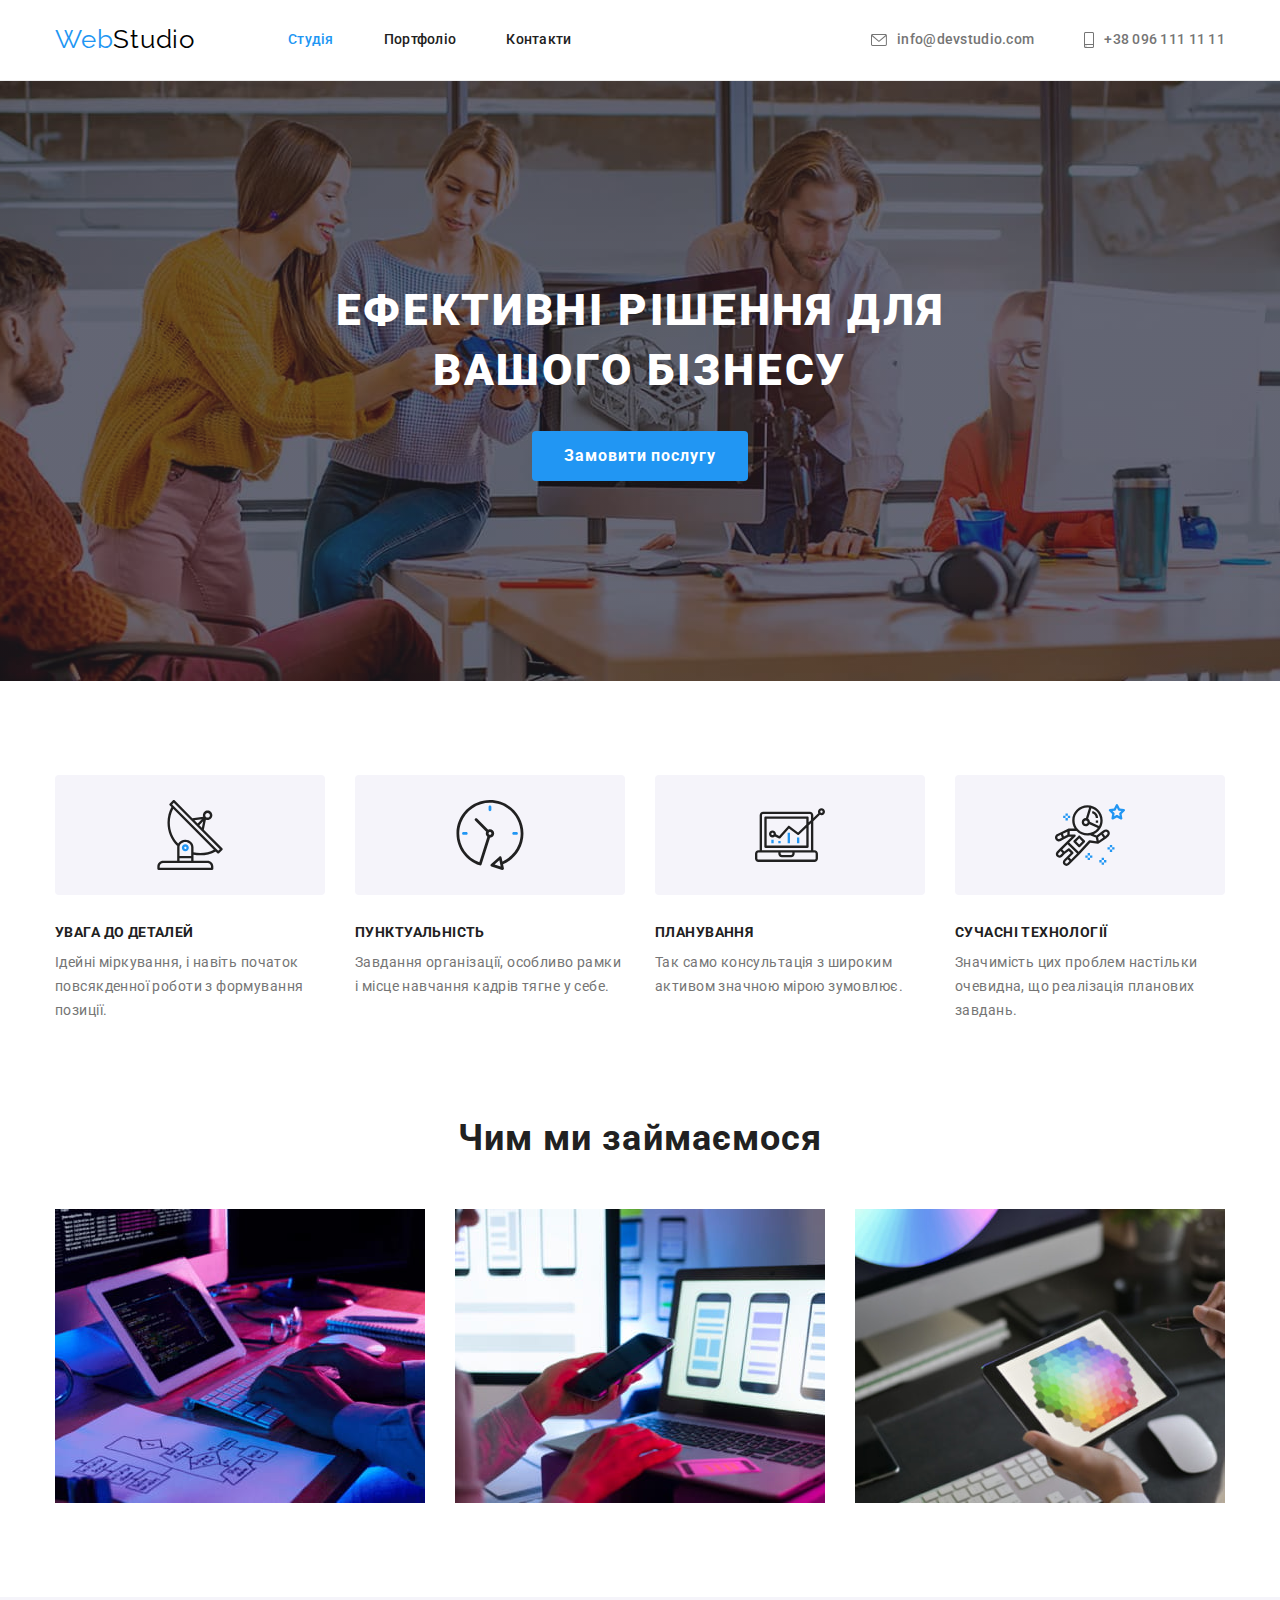
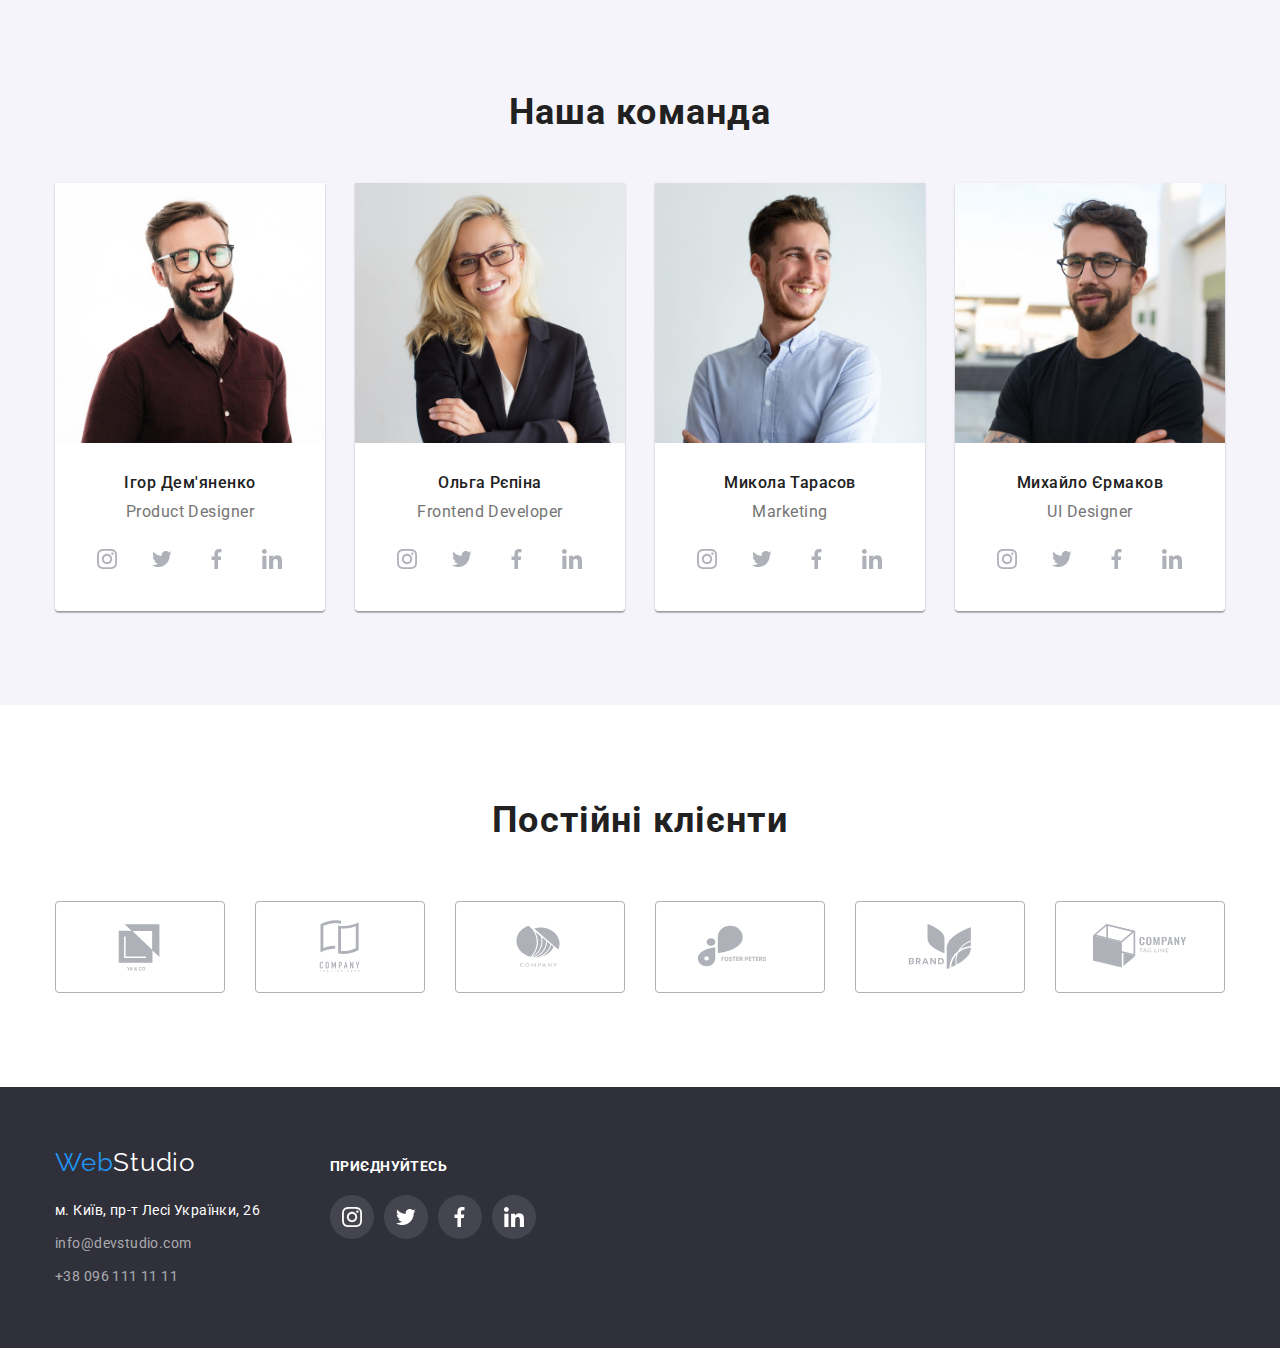
<file: index.html>
<!DOCTYPE html>
<html lang="uk">
  <head>
    <meta charset="UTF-8" />
    <meta http-equiv="X-UA-Compatible" content="IE=edge" />
    <meta name="viewport" content="width=device-width, initial-scale=1.0" />
    <title>Студія</title>
    <link
      href="https://fonts.googleapis.com/css2?family=Raleway:wght@700&family=Roboto:wght@400;500;700;900&display=swap"
      rel="stylesheet"
    />
    <link
      rel="stylesheet"
      href="https://cdnjs.cloudflare.com/ajax/libs/modern-normalize/1.1.0/modern-normalize.min.css"
    />
    <link rel="stylesheet" href="./css/styles.css" />
  </head>
  <body>
    <header class="header-box">
      <div class="container">
        <nav class="nav-content">
          <a href="" class="logo link">
            <span class="logo-accent">Web</span>Studio
          </a>
          <ul class="site-nav list">
            <li class="item">
              <a href="./index.html" class="link current">Студія</a>
            </li>
            <li class="item">
              <a href="./portfolio.html" class="link">Портфоліо</a>
            </li>
            <li class="item">
              <a href="" class="link">Контакти</a>
            </li>
          </ul>
        </nav>
        <ul class="head-address list">
          <li class="item">
            <a href="mailto:info@devstudio.com" class="link">
              <svg class="icon-envelop">
                <use href="./images/icons.svg#envelope"></use>
              </svg>
              info@devstudio.com
            </a>
          </li>
          <li class="item">
            <a href="tel:+380961111111" class="link">
              <svg class="icon-smartphone">
                <use href="./images/icons.svg#smartphone"></use>
              </svg>
              +38 096 111 11 11
            </a>
          </li>
        </ul>
      </div>
    </header>
    <main>
      <!--герой-->
      <section class="hero">
        <div class="overlay">
          <h1 class="hero-title">
            Ефективні рішення для<br />
            вашого бізнесу
          </h1>
          <button type="button" class="btn-primary">Замовити послугу</button>
        </div>
      </section>
      <!--особливості-->
      <section class="feature-list section">
        <div class="container">
          <h2 class="hidden">Особливості</h2>
          <ul class="list">
            <li class="item">
              <div class="thumb">
                <svg class="thumb-icon">
                  <use href="./images/icons.svg#antenna"></use>
                </svg>
              </div>
              <h3 class="title">Увага до деталей</h3>
              <p>
                Ідейні міркування, і навіть початок повсякденної роботи з
                формування позиції.
              </p>
            </li>
            <li class="item">
              <div class="thumb">
                <svg class="thumb-icon">
                  <use href="./images/icons.svg#clock"></use>
                </svg>
              </div>
              <h3 class="title">Пунктуальність</h3>
              <p>
                Завдання організації, особливо рамки і місце навчання кадрів
                тягне у себе.
              </p>
            </li>
            <li class="item">
              <div class="thumb">
                <svg class="thumb-icon">
                  <use href="./images/icons.svg#diagram"></use>
                </svg>
              </div>
              <h3 class="title">Планування</h3>
              <p>
                Так само консультація з широким активом значною мірою зумовлює.
              </p>
            </li>
            <li class="item">
              <div class="thumb">
                <svg class="thumb-icon">
                  <use href="./images/icons.svg#astronaut"></use>
                </svg>
              </div>
              <h3 class="title">Сучасні технології</h3>
              <p>
                Значимість цих проблем настільки очевидна, що реалізація
                планових завдань.
              </p>
            </li>
          </ul>
        </div>
      </section>
      <!--Чим ми займаємося-->
      <section class="activity">
        <div class="container">
          <h2 class="section-title">Чим ми займаємося</h2>
          <ul class="activity-box list">
            <li>
              <img
                src="images/img_1.jpg"
                alt="процес написання коду"
                width="370"
              />
            </li>
            <li>
              <img
                src="images/img_2.jpg"
                alt="процес розробки мобільного додатка"
                width="370"
              />
            </li>
            <li>
              <img
                src="images/img_3.jpg"
                alt="процес створення дизайну"
                width="370"
              />
            </li>
          </ul>
        </div>
      </section>
      <!--Наша команда-->
      <section class="section team">
        <div class="container">
          <h2 class="section-title">Наша команда</h2>
          <ul class="card list">
            <li class="item">
              <img src="images/team_1.jpg" alt="Ігор Дем'яненко" width="270" />
              <div class="team-text">
                <h3 class="team-title">Ігор Дем'яненко</h3>
                <p class="team-item">Product Designer</p>
                <ul class="network-list list">
                  <li class="network-item">
                    <a href="" class="network-link">
                      <svg class="network-icon" aria-label="instagram">
                        <use href="./images/icons.svg#instagram"></use>
                      </svg>
                    </a>
                  </li>
                  <li class="network-item">
                    <a href="" class="network-link" aria-label="twitter">
                      <svg class="network-icon">
                        <use href="./images/icons.svg#twitter"></use>
                      </svg>
                    </a>
                  </li>
                  <li class="network-item">
                    <a href="" class="network-link" aria-label="facebook">
                      <svg class="network-icon">
                        <use href="./images/icons.svg#facebook"></use>
                      </svg>
                    </a>
                  </li>
                  <li class="network-item">
                    <a href="" class="network-link" aria-label="linkedin">
                      <svg class="network-icon">
                        <use href="./images/icons.svg#linkedin"></use>
                      </svg>
                    </a>
                  </li>
                </ul>
              </div>
            </li>
            <li class="item">
              <img src="images/team_2.jpg" alt="Ольга Рєпіна" width="270" />
              <div class="team-text">
                <h3 class="team-title">Ольга Рєпіна</h3>
                <p class="team-item">Frontend Developer</p>
                <ul class="network-list list">
                  <li class="network-item">
                    <a href="" class="network-link">
                      <svg class="network-icon" aria-label="instagram">
                        <use href="./images/icons.svg#instagram"></use>
                      </svg>
                    </a>
                  </li>
                  <li class="network-item">
                    <a href="" class="network-link" aria-label="twitter">
                      <svg class="network-icon">
                        <use href="./images/icons.svg#twitter"></use>
                      </svg>
                    </a>
                  </li>
                  <li class="network-item">
                    <a href="" class="network-link" aria-label="facebook">
                      <svg class="network-icon">
                        <use href="./images/icons.svg#facebook"></use>
                      </svg>
                    </a>
                  </li>
                  <li class="network-item">
                    <a href="" class="network-link" aria-label="linkedin">
                      <svg class="network-icon">
                        <use href="./images/icons.svg#linkedin"></use>
                      </svg>
                    </a>
                  </li>
                </ul>
              </div>
            </li>
            <li class="item">
              <img src="images/team_3.jpg" alt="Микола Тарасов" width="270" />
              <div class="team-text">
                <h3 class="team-title">Микола Тарасов</h3>
                <p class="team-item">Marketing</p>
                <ul class="network-list list">
                  <li class="network-item">
                    <a href="" class="network-link">
                      <svg class="network-icon" aria-label="instagram">
                        <use href="./images/icons.svg#instagram"></use>
                      </svg>
                    </a>
                  </li>
                  <li class="network-item">
                    <a href="" class="network-link" aria-label="twitter">
                      <svg class="network-icon">
                        <use href="./images/icons.svg#twitter"></use>
                      </svg>
                    </a>
                  </li>
                  <li class="network-item">
                    <a href="" class="network-link" aria-label="facebook">
                      <svg class="network-icon">
                        <use href="./images/icons.svg#facebook"></use>
                      </svg>
                    </a>
                  </li>
                  <li class="network-item">
                    <a href="" class="network-link" aria-label="linkedin">
                      <svg class="network-icon">
                        <use href="./images/icons.svg#linkedin"></use>
                      </svg>
                    </a>
                  </li>
                </ul>
              </div>
            </li>
            <li class="item">
              <img src="images/team_4.jpg" alt="Михайло Єрмаков" width="270" />
              <div class="team-text">
                <h3 class="team-title">Михайло Єрмаков</h3>
                <p class="team-item">UI Designer</p>
                <ul class="network-list list">
                  <li class="network-item">
                    <a href="" class="network-link">
                      <svg class="network-icon" aria-label="instagram">
                        <use href="./images/icons.svg#instagram"></use>
                      </svg>
                    </a>
                  </li>
                  <li class="network-item">
                    <a href="" class="network-link" aria-label="twitter">
                      <svg class="network-icon">
                        <use href="./images/icons.svg#twitter"></use>
                      </svg>
                    </a>
                  </li>
                  <li class="network-item">
                    <a href="" class="network-link" aria-label="facebook">
                      <svg class="network-icon">
                        <use href="./images/icons.svg#facebook"></use>
                      </svg>
                    </a>
                  </li>
                  <li class="network-item">
                    <a href="" class="network-link" aria-label="linkedin">
                      <svg class="network-icon">
                        <use href="./images/icons.svg#linkedin"></use>
                      </svg>
                    </a>
                  </li>
                </ul>
              </div>
            </li>
          </ul>
        </div>
      </section>
      <!-- постійні клієнти -->
      <section class="section">
        <div class="container">
          <h2 class="section-title">Постійні клієнти</h2>
          <ul class="list client-list">
            <li class="item-color">
              <a href="" class="client-item"
                ><svg class="client-icon" width="106" height="60">
                  <use href="./images/icons.svg#logo-1"></use>
                </svg>
              </a>
            </li>
            <li class="item-color">
              <a href="" class="client-item">
                <svg class="client-icon" width="106" height="60">
                  <use href="./images/icons.svg#logo-2"></use>
                </svg>
              </a>
            </li>
            <li class="item-color">
              <a href="" class="client-item">
                <svg class="client-icon" width="106" height="60">
                  <use href="./images/icons.svg#logo-3"></use>
                </svg>
              </a>
            </li>
            <li class="item-color">
              <a href="" class="client-item">
                <svg class="client-icon" width="106" height="60">
                  <use href="./images/icons.svg#logo-4"></use>
                </svg>
              </a>
            </li>
            <li class="item-color">
              <a href="" class="client-item">
                <svg class="client-icon" width="106" height="60">
                  <use href="./images/icons.svg#logo-5"></use>
                </svg>
              </a>
            </li>
            <li class="item-color">
              <a href="" class="client-item">
                <svg class="client-icon" width="106" height="60">
                  <use href="./images/icons.svg#logo-6"></use>
                </svg>
              </a>
            </li>
          </ul>
        </div>
      </section>
    </main>
    <footer class="footer">
      <div class="container footer-box">
        <div class="footer-premier">
          <a href="" class="logo bottom link">
            <span class="logo-accent">Web</span>Studio
          </a>
          <address>
            <ul class="footer-address list">
              <li class="item">
                <a href="" class="link">м. Київ, пр-т Лесі Українки, 26</a>
              </li>
              <li class="item">
                <a href="mailto:info@devstudio.com" class="link opacity"
                  >info@devstudio.com</a
                >
              </li>
              <li class="item">
                <a href="tel:+380961111111" class="link opacity"
                  >+38 096 111 11 11</a
                >
              </li>
            </ul>
          </address>
        </div>
        <div class="footer-secondary">
          <p class="footer-invite">Приєднуйтесь</p>
          <ul class="network-list list">
            <li class="network-item">
              <a href="" class="social-link" aria-label="instagram">
                <svg class="social-icon">
                  <use href="./images/icons.svg#instagram"></use>
                </svg>
              </a>
            </li>
            <li class="network-item">
              <a href="" class="social-link" aria-label="twitter">
                <svg class="social-icon">
                  <use href="./images/icons.svg#twitter"></use>
                </svg>
              </a>
            </li>
            <li class="network-item">
              <a href="" class="social-link" aria-label="facebook">
                <svg class="social-icon">
                  <use href="./images/icons.svg#facebook"></use>
                </svg>
              </a>
            </li>
            <li class="network-item">
              <a href="" class="social-link" aria-label="linkedin">
                <svg class="social-icon">
                  <use href="./images/icons.svg#linkedin"></use>
                </svg>
              </a>
            </li>
          </ul>
        </div>
      </div>
    </footer>
  </body>
</html>
</file>
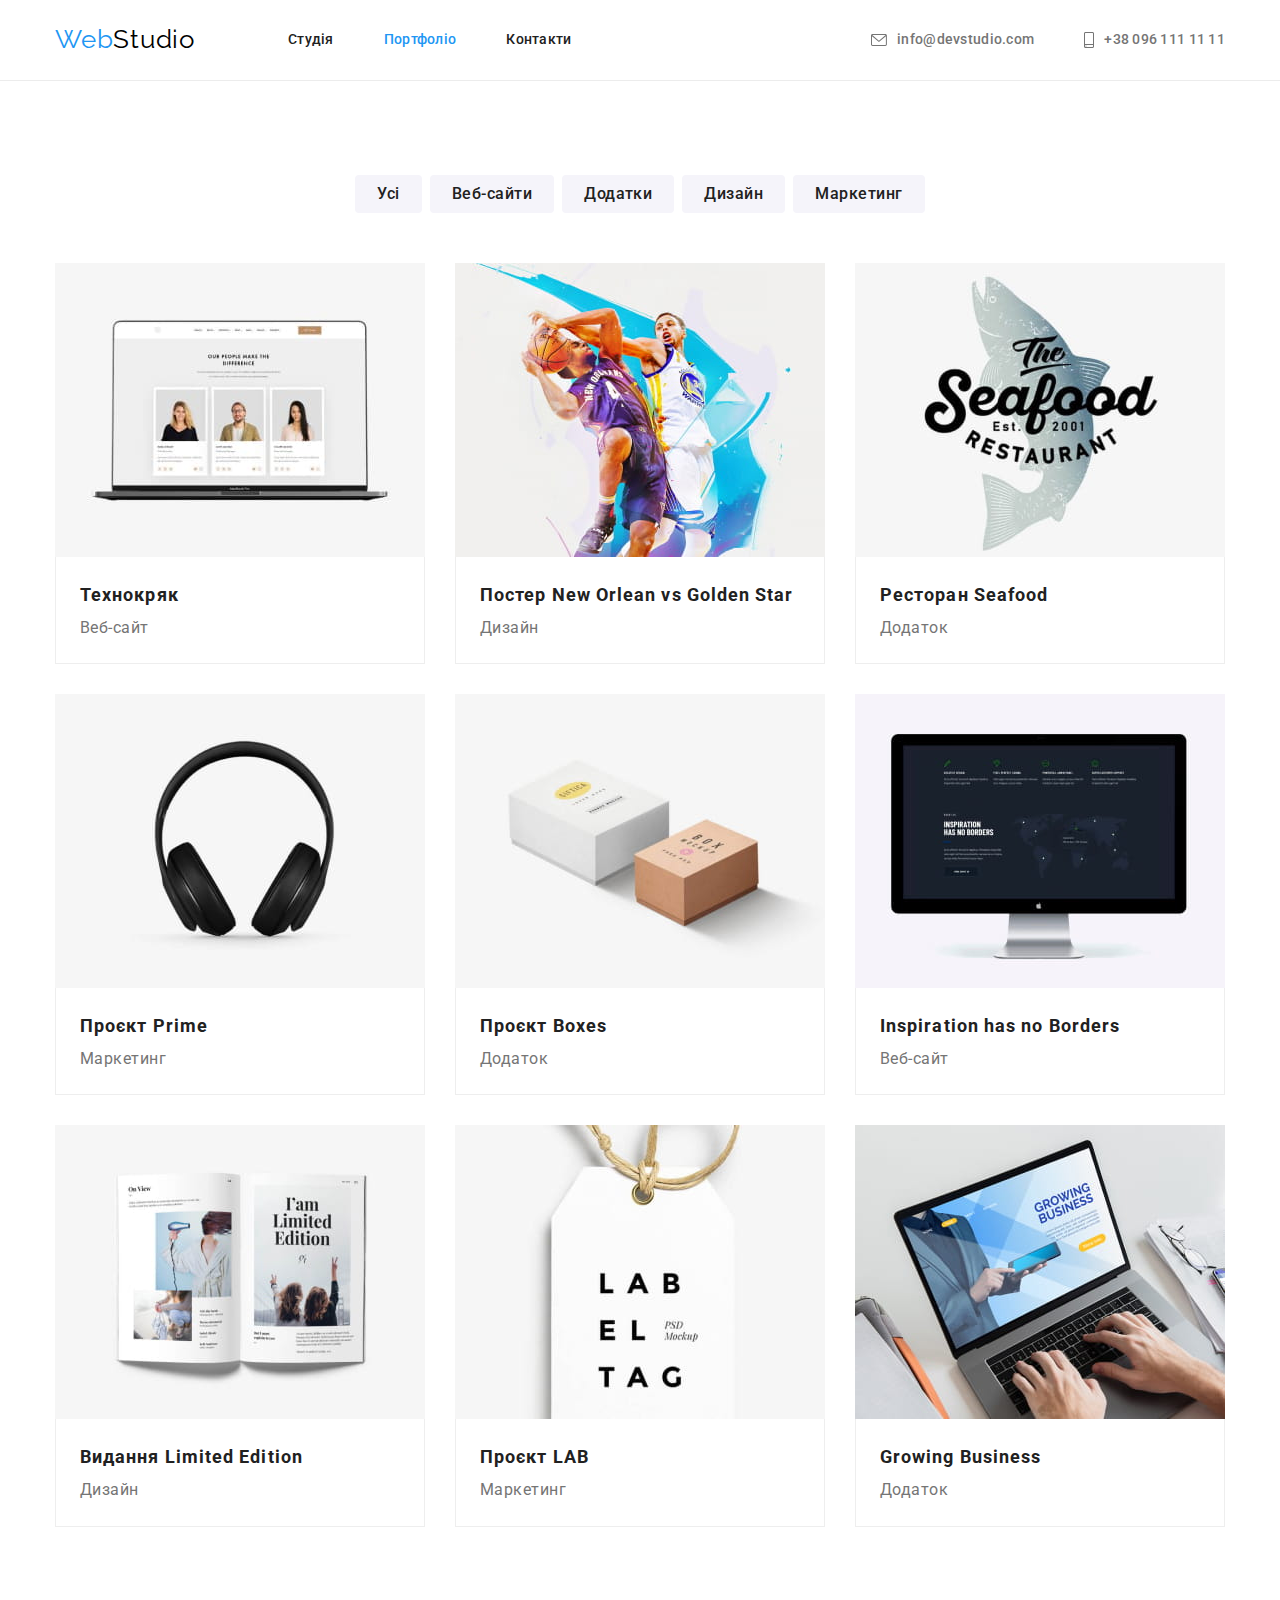
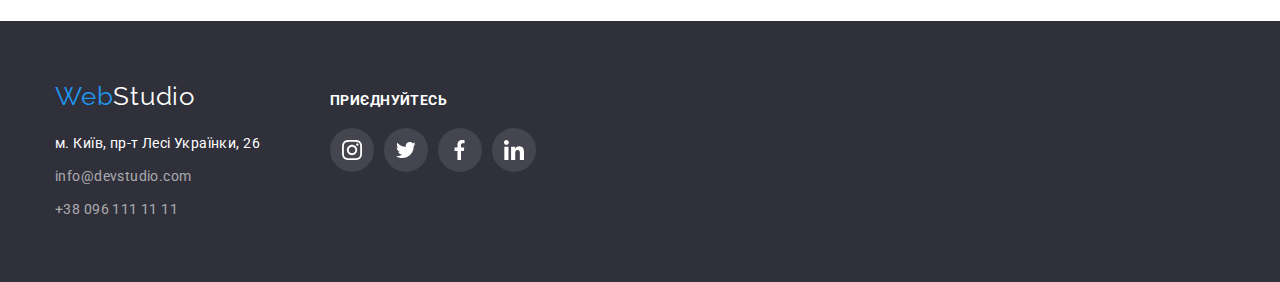
<file: portfolio.html>
<!DOCTYPE html>
<html lang="uk">
  <head>
    <meta charset="UTF-8" />
    <meta http-equiv="X-UA-Compatible" content="IE=edge" />
    <meta name="viewport" content="width=device-width, initial-scale=1.0" />
    <title>Студія</title>
    <link
      href="https://fonts.googleapis.com/css2?family=Raleway:wght@700&family=Roboto:wght@400;500;700;900&display=swap"
      rel="stylesheet"
    />
    <link
      rel="stylesheet"
      href="https://cdnjs.cloudflare.com/ajax/libs/modern-normalize/1.1.0/modern-normalize.min.css"
    />
    <link rel="stylesheet" href="./css/styles.css" />
  </head>
  <body>
    <header class="header-box">
      <div class="container">
        <nav class="nav-content">
          <a href="" class="logo link">
            <span class="logo-accent">Web</span>Studio
          </a>
          <ul class="site-nav list">
            <li class="item">
              <a href="./index.html" class="link">Студія</a>
            </li>
            <li class="item">
              <a href="./portfolio.html" class="link current">Портфоліо</a>
            </li>
            <li class="item">
              <a href="" class="link">Контакти</a>
            </li>
          </ul>
        </nav>
        <ul class="head-address list">
          <li class="item">
            <a href="mailto:info@devstudio.com" class="link">
              <svg class="icon-envelop">
                <use href="./images/icons.svg#envelope"></use>
              </svg>
              info@devstudio.com
            </a>
          </li>
          <li class="item">
            <a href="tel:+380961111111" class="link">
              <svg class="icon-smartphone">
                <use href="./images/icons.svg#smartphone"></use>
              </svg>
              +38 096 111 11 11
            </a>
          </li>
        </ul>
      </div>
    </header>
    <main>
      <section class="section">
        <div class="container">
          <h1 class="hidden">Наші роботи</h1>
          <ul class="filter-box list">
            <li class="item">
              <button type="button" class="btn-secondary">Усі</button>
            </li>
            <li class="item">
              <button type="button" class="btn-secondary">Веб-сайти</button>
            </li>
            <li class="item">
              <button type="button" class="btn-secondary">Додатки</button>
            </li>
            <li class="item">
              <button type="button" class="btn-secondary">Дизайн</button>
            </li>
            <li class="item">
              <button type="button" class="btn-secondary">Маркетинг</button>
            </li>
          </ul>
          <ul class="filter-content list">
            <li class="item">
              <a href="" class="link">
                <img
                  src="images/portfolio_1.jpg"
                  alt="Веб-сайт Технокряк"
                  width="370"
                />
                <div class="filter-text">
                  <h2 class="project-title">Технокряк</h2>
                  <p class="project-item">Веб-сайт</p>
                </div>
              </a>
            </li>
            <li class="item">
              <a href="" class="link">
                <img
                  src="images/portfolio_2.jpg"
                  alt="Постер New Orlean vs Golden Star"
                  width="370"
                />
                <div class="filter-text">
                  <h2 class="project-title">
                    Постер New Orlean vs Golden Star
                  </h2>
                  <p class="project-item">Дизайн</p>
                </div>
              </a>
            </li>
            <li class="item">
              <a href="" class="link">
                <img
                  src="images/portfolio_3.jpg"
                  alt="Додаток Ресторан Seafood"
                  width="370"
                />
                <div class="filter-text">
                  <h2 class="project-title">Ресторан Seafood</h2>
                  <p class="project-item">Додаток</p>
                </div>
              </a>
            </li>
            <li class="item">
              <a href="" class="link">
                <img
                  src="images/portfolio_4.jpg"
                  alt="Проєкт Prime"
                  width="370"
                />
                <div class="filter-text">
                  <h2 class="project-title">Проєкт Prime</h2>
                  <p class="project-item">Маркетинг</p>
                </div>
              </a>
            </li>
            <li class="item">
              <a href="" class="link">
                <img
                  src="images/portfolio_5.jpg"
                  alt="Проєкт Boxes"
                  width="370"
                />
                <div class="filter-text">
                  <h2 class="project-title">Проєкт Boxes</h2>
                  <p class="project-item">Додаток</p>
                </div>
              </a>
            </li>
            <li class="item">
              <a href="" class="link">
                <img
                  src="images/portfolio_6.jpg"
                  alt="Веб-сайт Inspiration has no Borders"
                  width="370"
                />
                <div class="filter-text">
                  <h2 class="project-title">Inspiration has no Borders</h2>
                  <p class="project-item">Веб-сайт</p>
                </div>
              </a>
            </li>
            <li class="item">
              <a href="" class="link">
                <img
                  src="images/portfolio_7.jpg"
                  alt="Видання Limited Edition"
                  width="370"
                />
                <div class="filter-text">
                  <h2 class="project-title">Видання Limited Edition</h2>
                  <p class="project-item">Дизайн</p>
                </div>
              </a>
            </li>
            <li class="item">
              <a href="" class="link">
                <img
                  src="images/portfolio_8.jpg"
                  alt="Проєкт LAB"
                  width="370"
                />
                <div class="filter-text">
                  <h2 class="project-title">Проєкт LAB</h2>
                  <p class="project-item">Маркетинг</p>
                </div>
              </a>
            </li>
            <li class="item">
              <a href="" class="link">
                <img
                  src="images/portfolio_9.jpg"
                  alt="Додаток Growing Business"
                  width="370"
                />
                <div class="filter-text">
                  <h2 class="project-title">Growing Business</h2>
                  <p class="project-item">Додаток</p>
                </div>
              </a>
            </li>
          </ul>
        </div>
      </section>
    </main>
    <footer class="footer">
      <div class="container footer-box">
        <div class="footer-premier">
          <a href="" class="logo bottom link">
            <span class="logo-accent">Web</span>Studio
          </a>
          <address>
            <ul class="footer-address list">
              <li class="item">
                <a href="" class="link">м. Київ, пр-т Лесі Українки, 26</a>
              </li>
              <li class="item">
                <a href="mailto:info@devstudio.com" class="link opacity"
                  >info@devstudio.com</a
                >
              </li>
              <li class="item">
                <a href="tel:+380961111111" class="link opacity"
                  >+38 096 111 11 11</a
                >
              </li>
            </ul>
          </address>
        </div>
        <div class="footer-secondary">
          <p class="footer-invite">Приєднуйтесь</p>
          <ul class="network-list list">
            <li class="network-item">
              <a href="" class="social-link" aria-label="instagram">
                <svg class="social-icon">
                  <use href="./images/icons.svg#instagram"></use>
                </svg>
              </a>
            </li>
            <li class="network-item">
              <a href="" class="social-link" aria-label="twitter">
                <svg class="social-icon">
                  <use href="./images/icons.svg#twitter"></use>
                </svg>
              </a>
            </li>
            <li class="network-item">
              <a href="" class="social-link" aria-label="facebook">
                <svg class="social-icon">
                  <use href="./images/icons.svg#facebook"></use>
                </svg>
              </a>
            </li>
            <li class="network-item">
              <a href="" class="social-link" aria-label="linkedin">
                <svg class="social-icon">
                  <use href="./images/icons.svg#linkedin"></use>
                </svg>
              </a>
            </li>
          </ul>
        </div>
      </div>
    </footer>
  </body>
</html>
</file>
<file: css/styles.css>
:root {
    --bg-light-color: #F5F5F5;
    --bg-middle-color: #F5F4FA;
    --bg-dark-color: #2F303A;
    --text-primary-color: #212121;
    --text-secondary-color: #757575;
    --accent-color: #2196F3;
    --white-color: #FFFFFF;
    --black-color: #000000;
    --opacity-color: rgba(255, 255, 255, 0.6);
    --active-color: #188CE8;
    --icon-color: #AFB1B8;
}

body {
    background-color: var(--white-color);
    color: var(--text-secondary-color);
    font-family: Roboto, sans-serif;
    font-size: 14px;
    line-height: 1.71;
    letter-spacing: 0.03em;
}

/* container */
.container {
    width: 1200px;
    margin-left: auto;
    margin-right: auto;
    padding-left: 15px;
    padding-right: 15px;
}

.section {
    padding-top: 94px;
    padding-bottom: 94px;
}

.list {
    margin: 0;
    padding: 0;
    list-style: none;
}

h1,
h2,
h3,
p {
    margin-top: 0;
    margin-bottom: 0;
}

.link {
    text-decoration: none;
}

img {
    display: block;
}

.hidden {
    position: absolute;
    width: 1px;
    height: 1px;
    margin: -1px;
    border: 0;
    padding: 0;

    white-space: nowrap;
    clip-path: inset(100%);
    clip: rect(0 0 0 0);
    overflow: hidden;
}

/* logo */
.nav-content .logo {
    padding-top: 24px;
    padding-bottom: 25px;
    margin-right: 93px;
}

.logo {
    font-family: Raleway, sans-serif;
    font-size: 26px;
    line-height: 1.2;
    letter-spacing: 0.03em;
    color: var(--black-color);
}

.header-box {
    border-bottom: 1px solid #ECECEC;
}

.footer .logo {
    display: block;
    margin-bottom: 20px;
}

.bottom {
    color: var(--white-color);
}

.logo-accent,
.site-nav .link:hover,
.site-nav .link:focus,
.site-nav .link.current,
.head-address .link:hover,
.head-address .link:focus,
.footer-address .link:hover,
.footer-address .link {
    color: var(--accent-color);
}

/* site-nav */
.site-nav,
.head-address {
    display: flex;
}

.header-box>.container {
    display: flex;
    justify-content: space-between;
}

.nav-content {
    display: flex;
    align-items: center;
}

.site-nav .item:not(:last-child),
.head-address .item:not(:last-child) {
    margin-right: 50px;
}

.site-nav .link {
    display: block;
    padding-top: 32px;
    padding-bottom: 32px;
    color: var(--text-primary-color);
    font-weight: 500;
    font-size: 14px;
    line-height: 1.14;
    letter-spacing: 0.02em;
}

.head-address .link {
    display: flex;
    align-items: center;
    padding-top: 32px;
    padding-bottom: 32px;
    color: var(--text-secondary-color);
    font-weight: 500;
    font-size: 14px;
    line-height: 1.14;
    letter-spacing: 0.02em;
}

.icon-envelop {
    width: 16px;
    height: 12px;
    margin-right: 10px;
    fill: currentColor;
}

.icon-smartphone {
    width: 10px;
    height: 16px;
    margin-right: 10px;
    fill: currentColor;
}

/* hero */
.hero {

    background-color: var(--bg-dark-color);
}

.overlay {
    height: 600px;
    max-width: 1600px;
    margin-left: auto;
    margin-right: auto;
    padding-left: 15px;
    padding-right: 15px;
    padding-top: 200px;
    padding-bottom: 200px;
    text-align: center;
    background-image: linear-gradient(rgba(47, 48, 58, 0.4), rgba(47, 48, 58, 0.4)), url(../images/background.jpg);
    background-position: center;
}

.hero-title {
    margin-bottom: 30px;
    color: var(--white-color);
    font-weight: 900;
    font-size: 44px;
    line-height: 1.36;
    letter-spacing: 0.06em;
    text-transform: uppercase;
}

.section-title {
    margin-bottom: 50px;
    color: var(--text-primary-color);
    font-weight: 700;
    font-size: 36px;
    line-height: 1.17;
    text-align: center;
    letter-spacing: 0.03em;
}

/* what we do */
.activity {
    padding-bottom: 94px;
}

.activity-box {
    display: flex;
    justify-content: space-between;
}

/* feature-list */
.title {
    margin-bottom: 10px;
}

.feature-list .list {
    display: flex;
    gap: 30px;
}

.feature-list .item {
    flex-basis: calc((100% - 90px) / 4);
}

.feature-list .title {
    color: var(--text-primary-color);
    font-weight: 700;
    font-size: 14px;
    line-height: 1.14;
    letter-spacing: 0.03em;
    text-transform: uppercase;
}

.thumb {
    width: 270px;
    height: 120px;
    display: flex;
    justify-content: center;
    align-items: center;
    margin-bottom: 30px;
    background-color: var(--bg-middle-color);
    border-radius: 4px;
}

.thumb-icon {
    width: 70px;
    height: 70px;
}

/* team */
.team {
    background-color: var(--bg-middle-color);
}

.team-text {
    text-align: center;
    padding: 30px;
    border-radius: 0 0 4px 4px;
    background-color: var(--white-color);
}

.team-title {
    margin-bottom: 10px;
    color: var(--text-primary-color);
    font-weight: 500;
    font-size: 16px;
    line-height: 1.19;
    letter-spacing: 0.03em;
}

.team-item {
    margin-bottom: 16px;
    font-size: 16px;
    line-height: 1.19;
    letter-spacing: 0.03em;

}

.team .card {
    display: flex;
    gap: 30px;
}

.team .item {
    flex-basis: calc((100% - 90px) / 4);
    box-shadow: 0px 1px 3px rgba(0, 0, 0, 0.12),
        0px 1px 1px rgba(0, 0, 0, 0.14),
        0px 2px 1px rgba(0, 0, 0, 0.2);
    border-radius: 0px 0px 4px 4px;
}


/* network items*/

.network-list {
    display: flex;
    gap: 10px;
}

.network-item {
    flex-basis: calc((100% - 30px) / 4);
}

.network-link {
    display: flex;
    justify-content: center;
    align-items: center;
    width: 44px;
    height: 44px;
    border-radius: 50%;
    color: var(--icon-color);
}

.network-icon {
    width: 20px;
    height: 20px;
    fill: currentColor;
}

.network-link:hover,
.network-link:focus {
    background-color: var(--accent-color);
    color: var(--white-color)
}

/* client list */
.client-list {
    display: flex;
    gap: 30px;
}

.item-color {
    flex-basis: calc((100% - 150px) / 6);
    padding-top: 10px;
}

.item-color>.client-item {
    color: var(--icon-color);

}

.client-item {
    display: flex;
    justify-content: center;
    align-items: center;
    width: 170px;
    min-height: 92px;
    border-radius: 4px;
    border: 1px solid currentColor;

}

.client-icon {

    fill: currentColor;
}

.client-item:hover,
.client-item:focus {
    color: var(--accent-color);

}

/* footer */
.footer {
    padding-top: 60px;
    padding-bottom: 60px;
    background-color: var(--bg-dark-color);
}

.footer-address .item:not(:last-child) {
    margin-bottom: 9px;
}

.footer-address .link {
    color: var(--white-color);
    font-style: normal;
    font-size: 14px;
    line-height: 1.71;
    letter-spacing: 0.03em;
}

.footer-address .opacity {
    color: var(--opacity-color);
}

.footer-invite {
    margin-bottom: 20px;
    font-family: 'Roboto';
    font-style: normal;
    font-weight: 700;
    font-size: 14px;
    line-height: 1.14;
    letter-spacing: 0.03em;
    text-transform: uppercase;
    color: var(--white-color);
}

.footer-box {
    display: flex;
    align-items: baseline;
}

.footer-premier {
    margin-right: 70px;
}

.social-icon {
    width: 20px;
    height: 20px;
    fill: var(--white-color);
}

.social-link {
    display: flex;
    justify-content: center;
    align-items: center;
    width: 44px;
    height: 44px;
    border-radius: 50%;
    background-color: rgba(255, 255, 255, 0.1);

}

.social-link:hover,
.social-link:focus {
    background-color: var(--accent-color);
}

/* buttons */
.btn-primary {
    padding: 10px 32px;
    cursor: pointer;
    color: var(--white-color);
    background-color: var(--accent-color);
    border: transparent;
    border-radius: 4px;
    font-family: inherit;
    font-weight: 700;
    font-size: 16px;
    line-height: 1.88;
    letter-spacing: 0.06em;
}

.btn-primary:hover,
.btn-primary:focus {
    background-color: var(--active-color);
}

.btn-secondary {
    padding: 6px 22px;
    cursor: pointer;
    color: var(--text-primary-color);
    background-color: var(--bg-middle-color);
    border: transparent;
    border-radius: 4px;
    font-family: inherit;
    font-weight: 500;
    font-size: 16px;
    line-height: 1.63;
    text-align: center;
    letter-spacing: 0.03em;
}

.btn-secondary:hover,
.btn-secondary:focus {
    color: var(--white-color);
    background-color: var(--accent-color);
    box-shadow: 0px 3px 1px rgba(0, 0, 0, 0.1), 0px 1px 2px rgba(0, 0, 0, 0.08), 0px 2px 2px rgba(0, 0, 0, 0.12);
}

/* portfolio */
.project-title {
    color: var(--text-primary-color);
    font-weight: 700;
    font-size: 18px;
    line-height: 2;
    letter-spacing: 0.06em;
}

.project-item {
    color: var(--text-secondary-color);
    font-size: 16px;
    line-height: 1.88;
    letter-spacing: 0.03em;
}

.filter-box {
    display: flex;
    justify-content: center;
    margin-bottom: 50px;
}

.filter-box .item:not(:last-child) {
    margin-right: 8px;
}

.filter-content {
    display: flex;
    flex-wrap: wrap;
    gap: 30px;
}

.filter-content .item {
    flex-basis: calc((100% - 60px) / 3);
}

.filter-content .item:hover,
.filter-content .item:focus {
    box-shadow: 0px 1px 1px rgba(0, 0, 0, 0.12), 0px 4px 4px rgba(0, 0, 0, 0.06), 1px 4px 6px rgba(0, 0, 0, 0.16);
}

.filter-text {
    padding: 20px 24px;
    border-right: 1px solid #EEEEEE;
    border-bottom: 1px solid #EEEEEE;
    border-left: 1px solid #EEEEEE;
}
</file>
